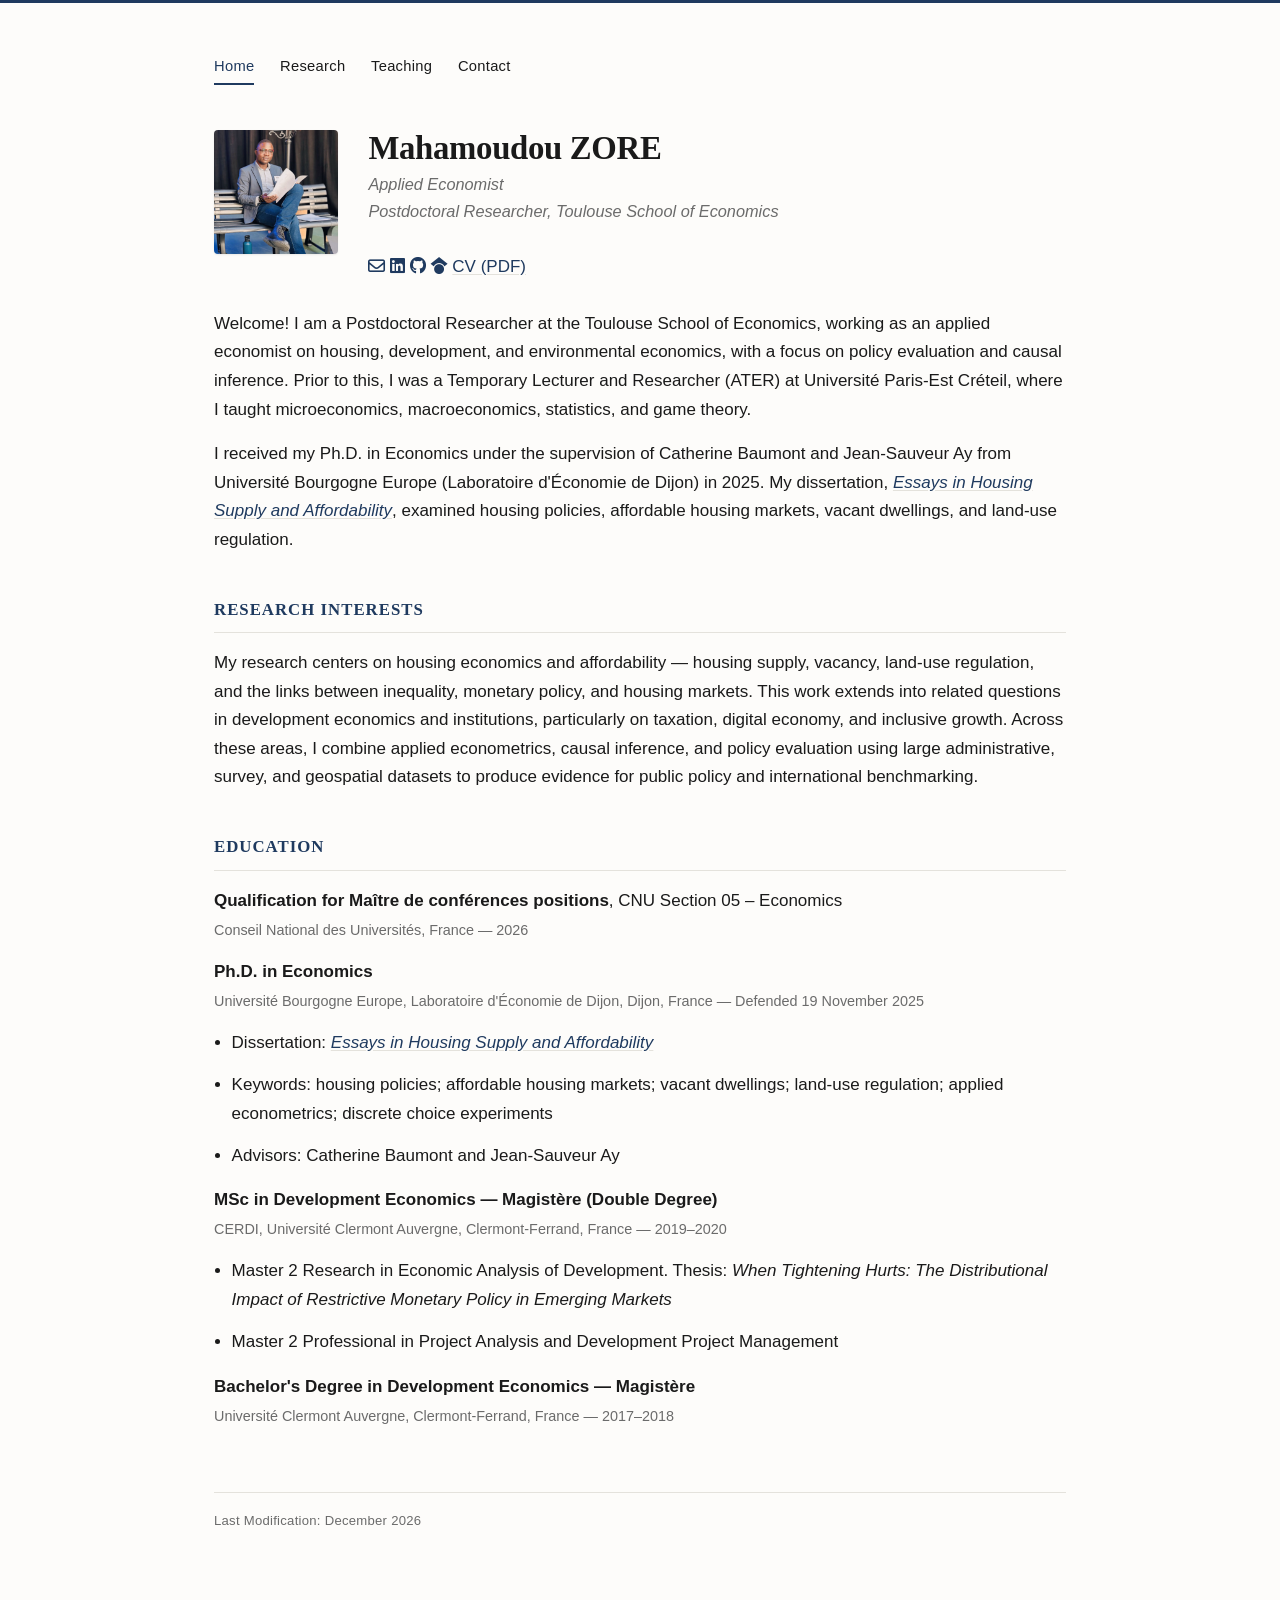
<file: index.html>
<!DOCTYPE html>
<html lang="en">
<head>
<meta charset="UTF-8">
<meta name="viewport" content="width=device-width, initial-scale=1.0">
<title>Mahamoudou ZORE</title>
<link rel="stylesheet" href="styles.css">
<link rel="stylesheet" href="https://cdnjs.cloudflare.com/ajax/libs/font-awesome/6.5.2/css/all.min.css">
<link rel="canonical" href="https://mahamoudou-zore.fr/">
</head>
<body>
<div class="wrap">

  <nav>
    <a href="index.html" class="active">Home</a>
    <a href="research.html">Research</a>
    <a href="teaching.html">Teaching</a>
    <a href="contact.html">Contact</a>
  </nav>

  <div class="profile-row">
    <img src="profile.jpg" alt="Photo of Mahamoudou Zore">
    <div>
      <h1>Mahamoudou ZORE</h1>
      <p class="role">
        Applied Economist<br>
        Postdoctoral Researcher, Toulouse School of Economics
      </p>
      <div class="social-links">
        <a href="mailto:zoremahamoudou@yahoo.fr" aria-label="Email" title="Email"><i class="fa-regular fa-envelope"></i></a>
        <a href="https://www.linkedin.com/in/mahamoudou-zor%C3%A9-ph-d-63a49911a" target="_blank" rel="noopener noreferrer" aria-label="LinkedIn" title="LinkedIn"><i class="fa-brands fa-linkedin"></i></a>
        <a href="https://github.com/Mahamoudou-ZORE" target="_blank" rel="noopener noreferrer" aria-label="GitHub" title="GitHub"><i class="fa-brands fa-github"></i></a>
        <a href="https://scholar.google.com/citations?user=697aOrsAAAAJ&hl=fr" target="_blank" rel="noopener noreferrer" aria-label="Google Scholar" title="Google Scholar"><i class="fa-brands fa-google-scholar"></i></a>
        <a href="CV_ZORE-Mahamoudou.pdf">CV (PDF)</a>
      </div>
    </div>
  </div>

  <p>Welcome! I am a Postdoctoral Researcher at the Toulouse School of Economics, working as an applied economist on housing, development, and environmental economics, with a focus on policy evaluation and causal inference. Prior to this, I was a Temporary Lecturer and Researcher (ATER) at Université Paris-Est Créteil, where I taught microeconomics, macroeconomics, statistics, and game theory.</p>

  <p>I received my Ph.D. in Economics under the supervision of Catherine Baumont and Jean-Sauveur Ay from Université Bourgogne Europe (Laboratoire d'Économie de Dijon) in 2025. My dissertation, <a href="https://theses.hal.science/tel-05458597"><em>Essays in Housing Supply and Affordability</em></a>, examined housing policies, affordable housing markets, vacant dwellings, and land-use regulation.</p>

  <h2>Research Interests</h2>
  <p>My research centers on housing economics and affordability — housing supply, vacancy, land-use regulation, and the links between inequality, monetary policy, and housing markets. This work extends into related questions in development economics and institutions, particularly on taxation, digital economy, and inclusive growth. Across these areas, I combine applied econometrics, causal inference, and policy evaluation using large administrative, survey, and geospatial datasets to produce evidence for public policy and international benchmarking.</p>

  <h2>Education</h2>
  <p>
    <span class="entry-title">Qualification for Maître de conférences positions</span>, CNU Section 05 – Economics<br>
    <span class="entry-meta">Conseil National des Universités, France — 2026</span>
  </p>
  <p>
    <span class="entry-title">Ph.D. in Economics</span><br>
    <span class="entry-meta">Université Bourgogne Europe, Laboratoire d'Économie de Dijon, Dijon, France — Defended 19 November 2025</span>
  </p>
  <ul>
    <li>Dissertation: <a href="https://theses.hal.science/tel-05458597"><em>Essays in Housing Supply and Affordability</em></a></li>
    <li>Keywords: housing policies; affordable housing markets; vacant dwellings; land-use regulation; applied econometrics; discrete choice experiments</li>
    <li>Advisors: Catherine Baumont and Jean-Sauveur Ay</li>
  </ul>
  <p>
    <span class="entry-title">MSc in Development Economics — Magistère (Double Degree)</span><br>
    <span class="entry-meta">CERDI, Université Clermont Auvergne, Clermont-Ferrand, France — 2019–2020</span>
  </p>
  <ul>
    <li>Master 2 Research in Economic Analysis of Development. Thesis: <em>When Tightening Hurts: The Distributional Impact of Restrictive Monetary Policy in Emerging Markets</em></li>
    <li>Master 2 Professional in Project Analysis and Development Project Management</li>
  </ul>
  <p>
    <span class="entry-title">Bachelor's Degree in Development Economics — Magistère</span><br>
    <span class="entry-meta">Université Clermont Auvergne, Clermont-Ferrand, France — 2017–2018</span>
  </p>

  <footer>Last Modification: <span id="last-mod"></span></footer>
  <script>
    document.getElementById('last-mod').textContent =
      new Date(document.lastModified).toLocaleDateString('en-US', { year: 'numeric', month: 'long' });
  </script>

</div>
</body>
</html>
</file>
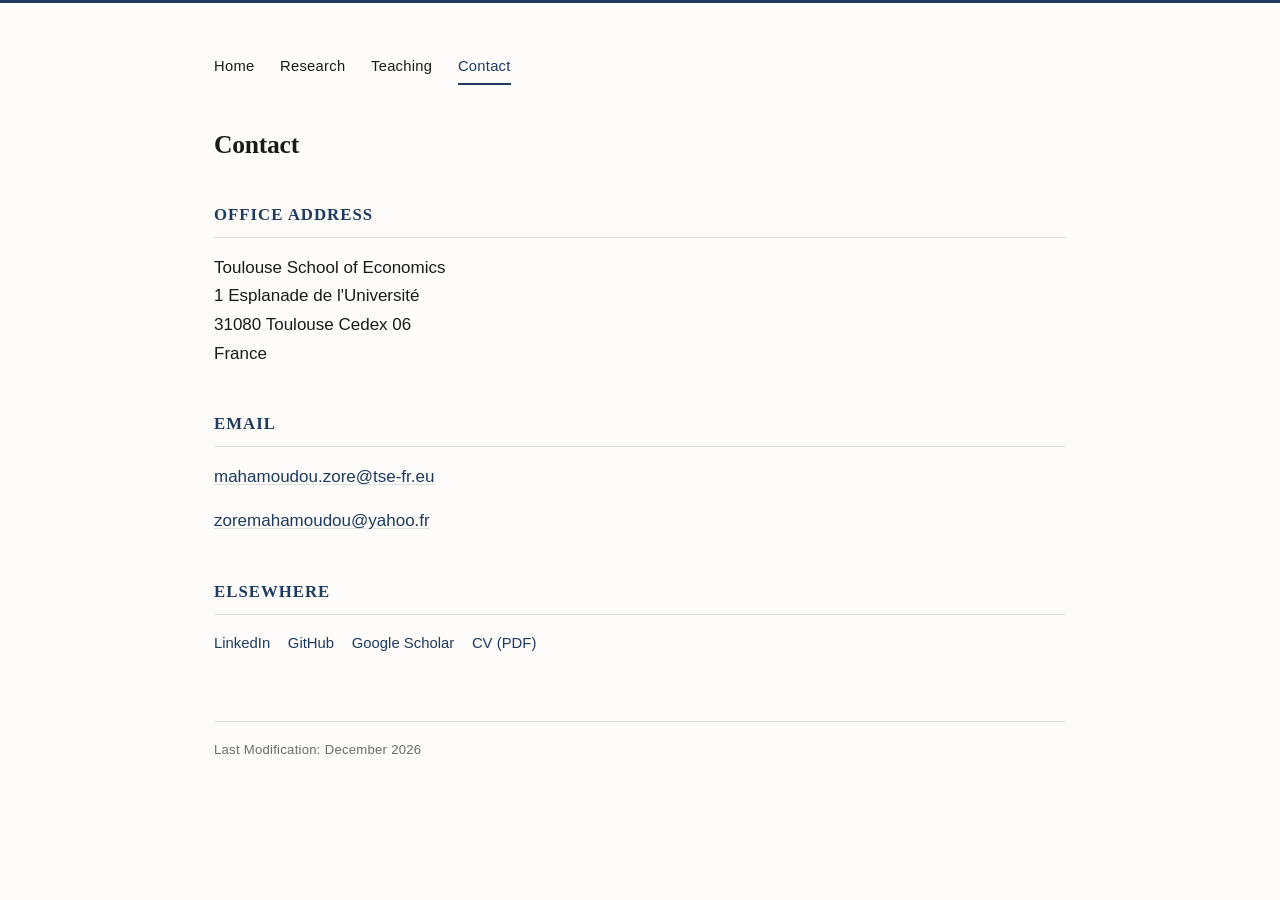
<file: contact.html>
<!DOCTYPE html>
<html lang="en">
<head>
<meta charset="UTF-8">
<meta name="description" content="Contact information for Mahamoudou Zoré — Postdoctoral Researcher, Toulouse School of Economics.">
<meta name="viewport" content="width=device-width, initial-scale=1.0">
<title>Contact — Mahamoudou ZORE</title>
<link rel="stylesheet" href="styles.css">
<link rel="canonical" href="https://mahamoudou-zore.fr/contact.html">
</head>
<body>
<div class="wrap">

 <nav>
  <a href="index.html">Home</a>
  <a href="research.html">Research</a>
  <a href="teaching.html">Teaching</a>
  <a href="contact.html" class="active">Contact</a>
</nav>

  <h1 style="font-size:1.6rem;">Contact</h1>

  <h2>Office Address</h2>
  <p>
    Toulouse School of Economics<br>
    1 Esplanade de l'Université<br>
    31080 Toulouse Cedex 06<br>
    France
  </p>

  <h2>Email</h2>
 <p><a href="mailto:mahamoudou.zore@tse-fr.eu">mahamoudou.zore@tse-fr.eu</a></p>
  <p><a href="mailto:zoremahamoudou@yahoo.fr">zoremahamoudou@yahoo.fr</a></p>

  <h2>Elsewhere</h2>
  <p class="links">
    <a href="https://www.linkedin.com/in/mahamoudou-zor%C3%A9-ph-d-63a49911a" target="_blank" rel="noopener noreferrer">LinkedIn</a>
    <a href="https://github.com/Mahamoudou-ZORE" target="_blank" rel="noopener noreferrer">GitHub</a>
    <a href="https://scholar.google.com/citations?user=697aOrsAAAAJ&hl=fr" target="_blank" rel="noopener noreferrer">Google Scholar</a>
    <a href="CV_ZORE-Mahamoudou.pdf">CV (PDF)</a>
  </p>

  <footer>Last Modification: <span id="last-mod"></span></footer>
  <script>
    document.getElementById('last-mod').textContent =
      new Date(document.lastModified).toLocaleDateString('en-US', { year: 'numeric', month: 'long' });
  </script>

</div>
</body>
</html>
</file>
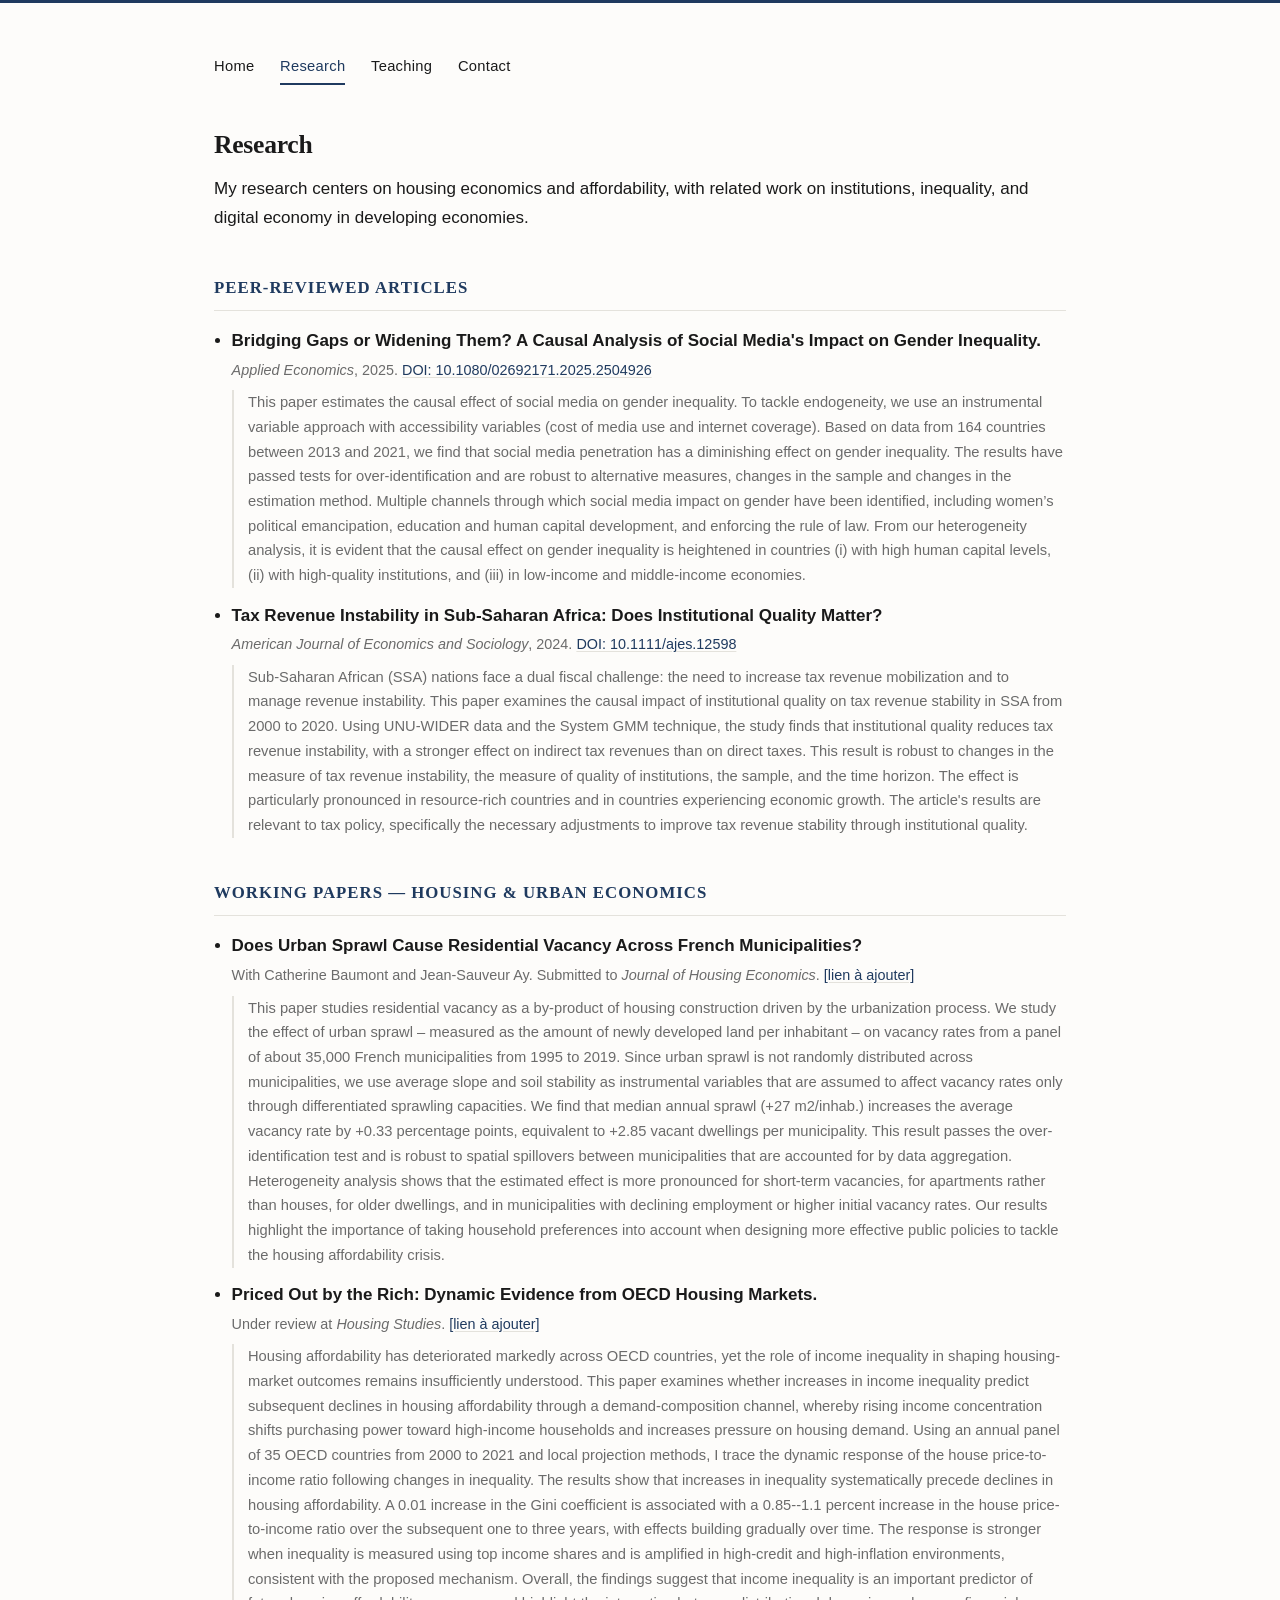
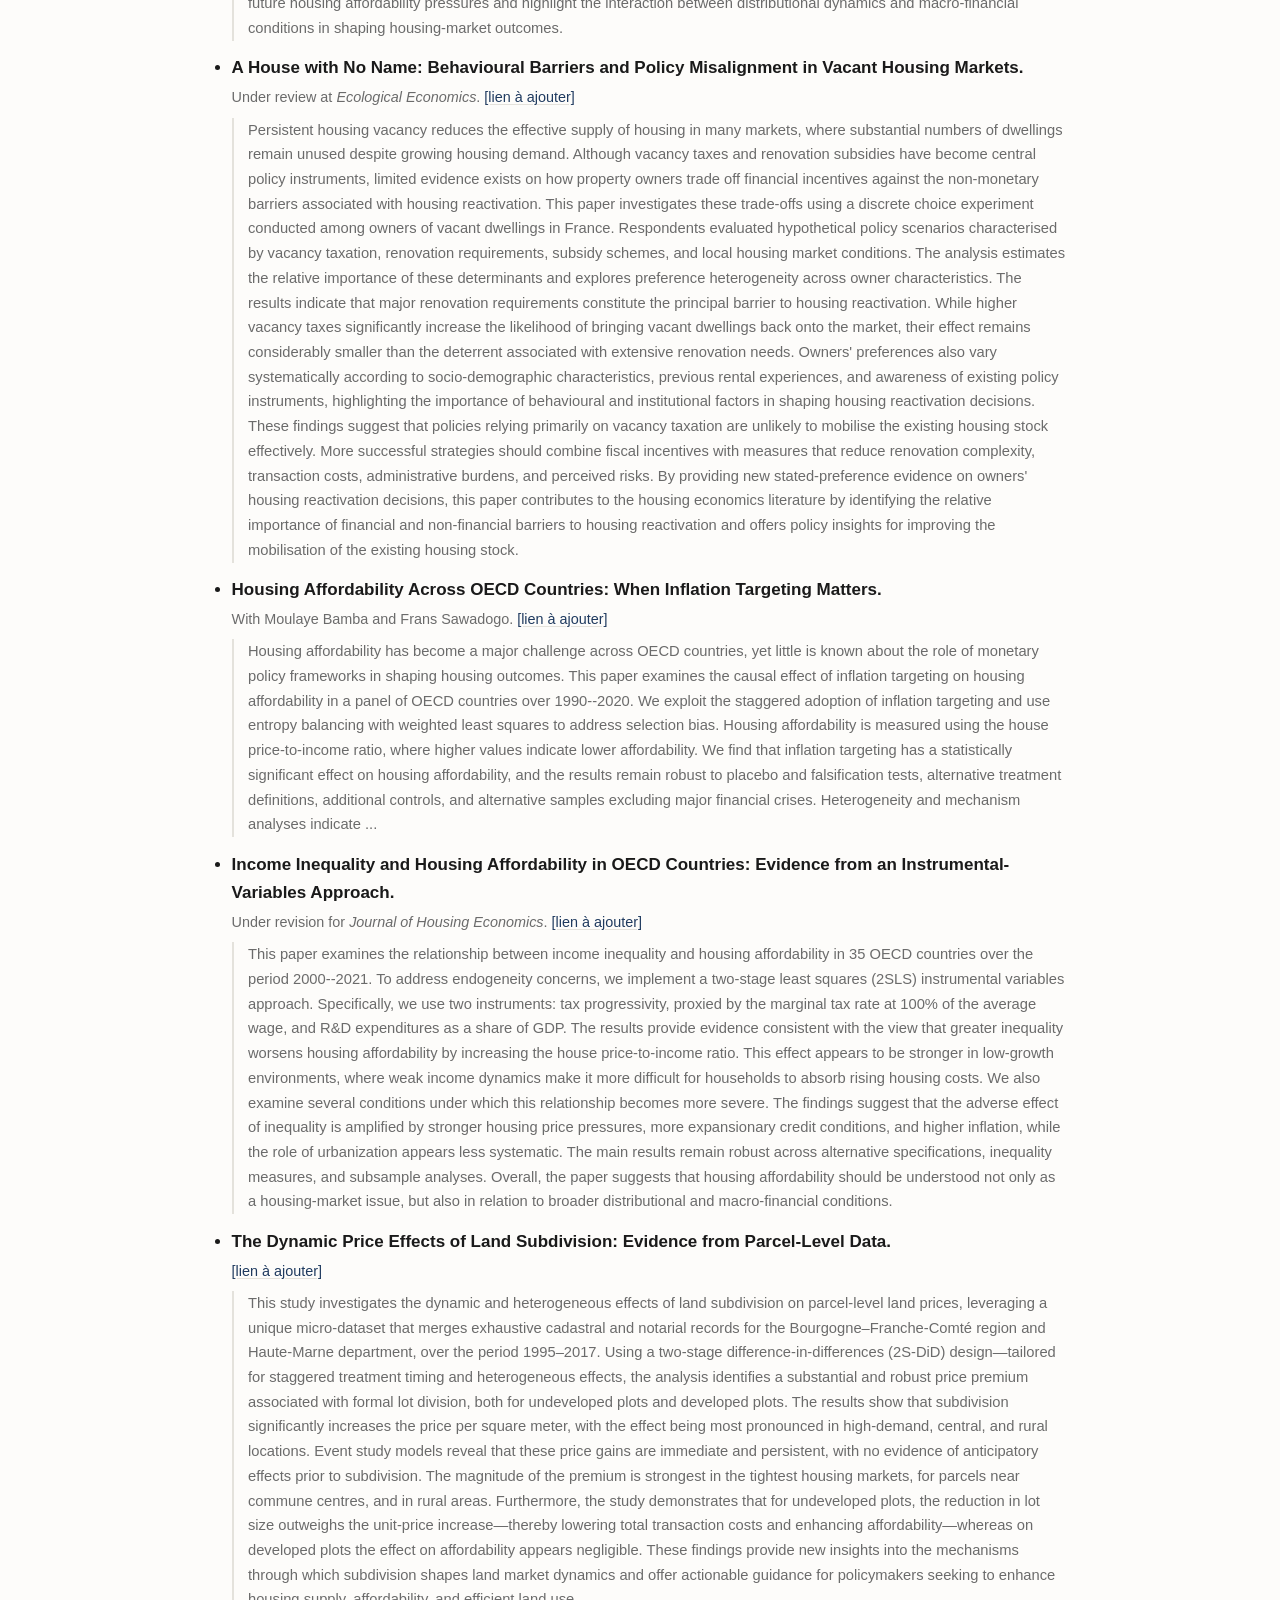
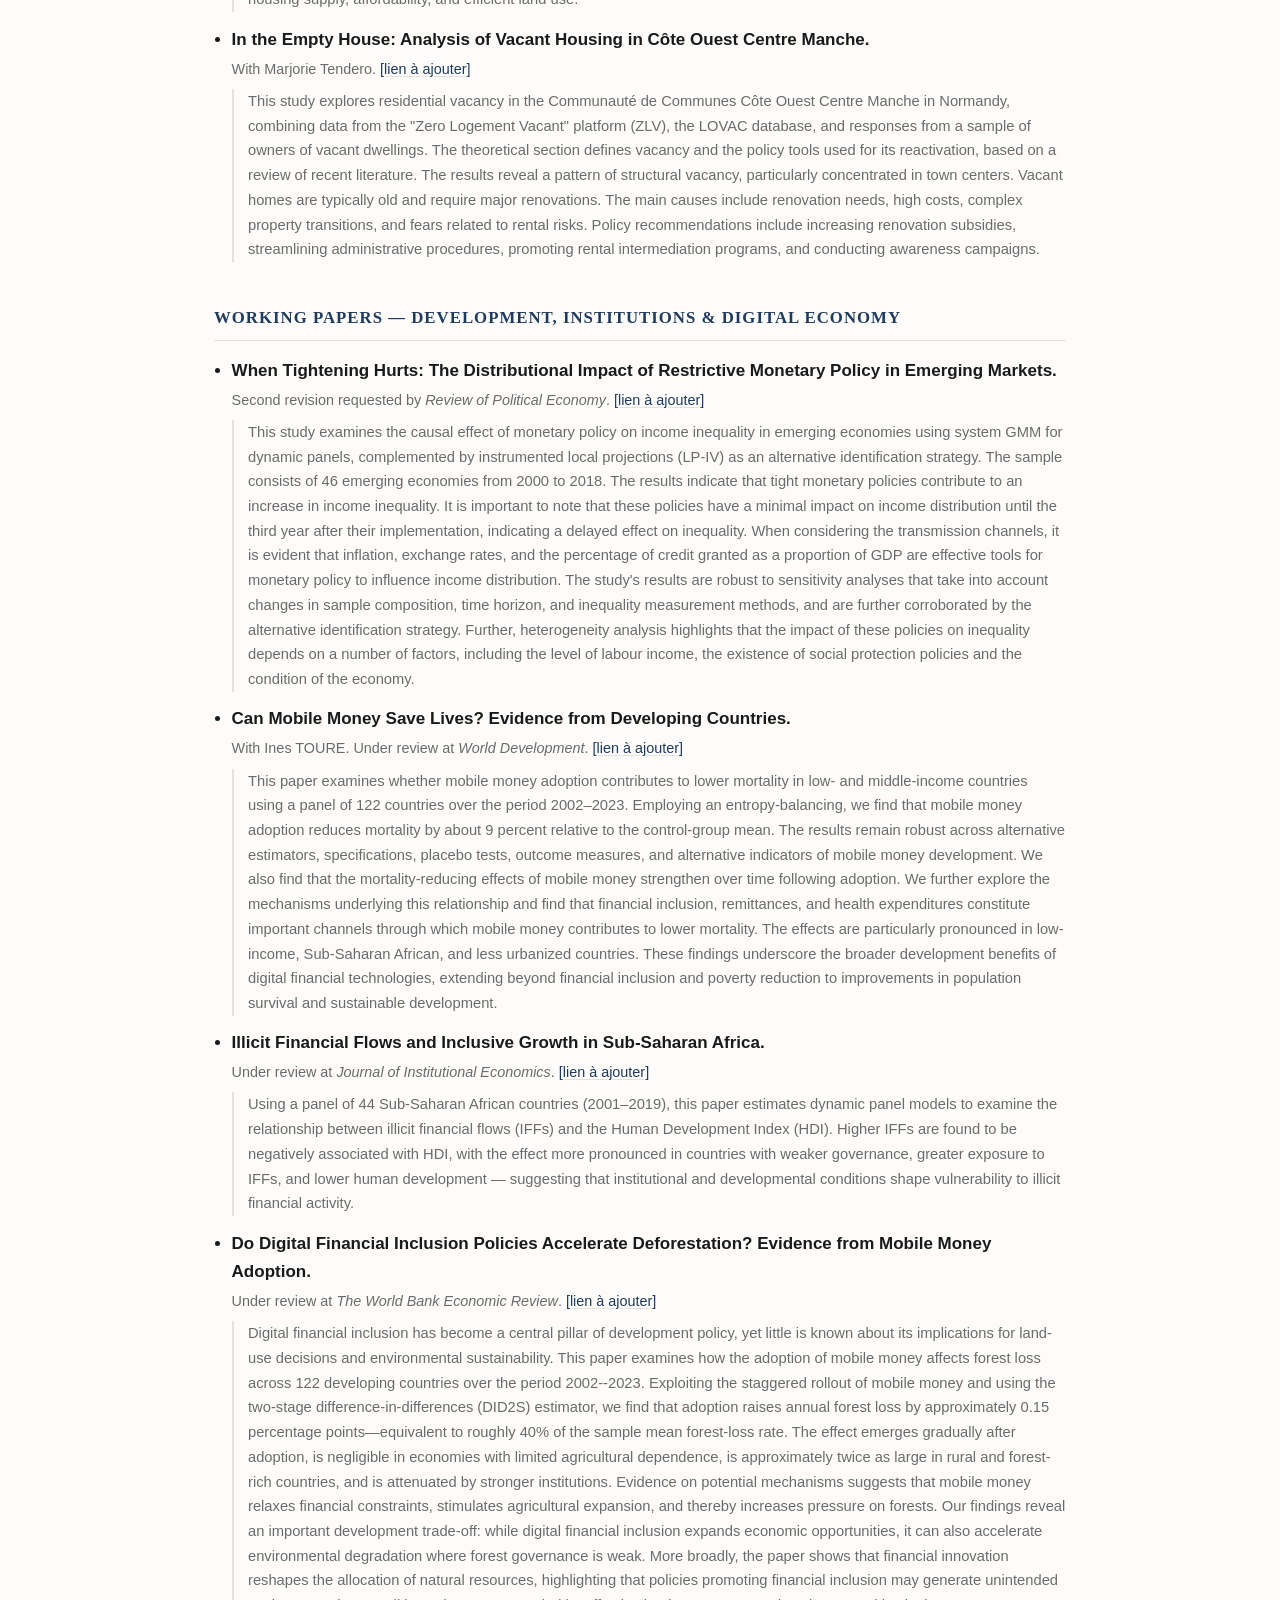
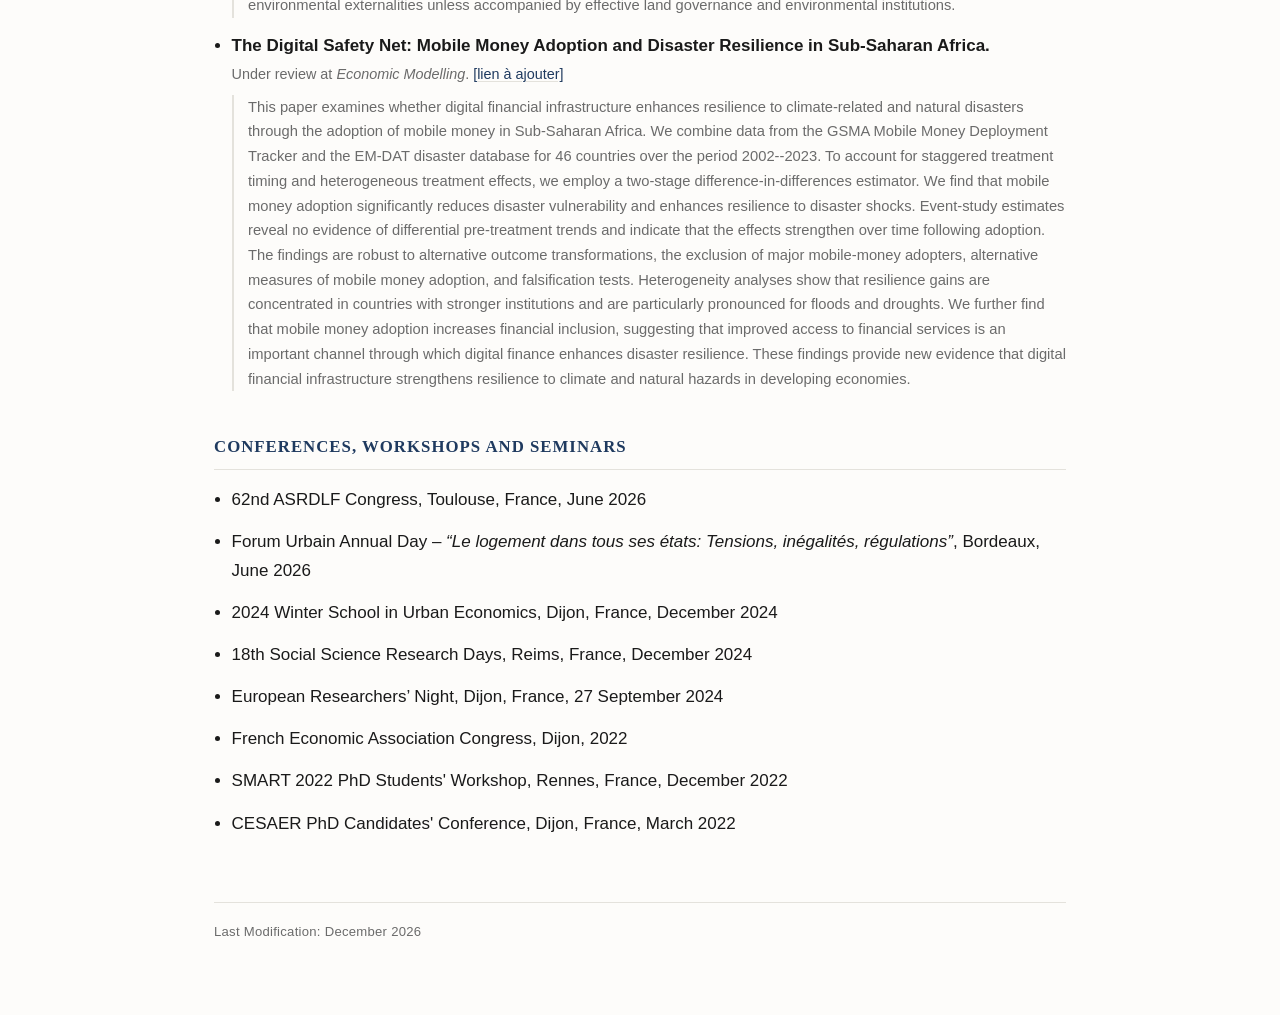
<file: research.html>
<!DOCTYPE html>
<html lang="en">
  <head>
  <meta charset="UTF-8">
  <meta name="description" content="Research and publications by Mahamoudou Zoré — housing economics, development economics, and applied econometrics.">
  <meta name="viewport" content="width=device-width, initial-scale=1.0">
  <title>Research — Mahamoudou ZORE</title>
  <link rel="stylesheet" href="styles.css">
  <link rel="canonical" href="https://mahamoudou-zore.fr/research.html">
</head>

<body>
<div class="wrap">

 <nav>
  <a href="index.html">Home</a>
  <a href="research.html" class="active">Research</a>
  <a href="teaching.html">Teaching</a>
  <a href="contact.html">Contact</a>
</nav>

  <h1 style="font-size:1.6rem;">Research</h1>

  <p>
    My research centers on housing economics and affordability, with related work on
    institutions, inequality, and digital economy in developing economies.
  </p>


  <!-- =========================================================
       PEER-REVIEWED ARTICLES
       ========================================================= -->

  <h2>Peer-reviewed articles</h2>

  <ul>

    <li>
      <span class="entry-title">
        Bridging Gaps or Widening Them? A Causal Analysis of Social Media's Impact on Gender Inequality.
      </span><br>

      <span class="entry-meta">
        <em>Applied Economics</em>, 2025.
        <a href="https://doi.org/10.1080/02692171.2025.2504926">
          DOI: 10.1080/02692171.2025.2504926
        </a>
      </span>

      <p class="abstract">
        This paper estimates the causal effect of social media on gender inequality. To tackle endogeneity,
        we use an instrumental variable approach with accessibility variables (cost of media use and internet
        coverage). Based on data from 164 countries between 2013 and 2021, we find that social media
        penetration has a diminishing effect on gender inequality. The results have passed tests for
        over-identification and are robust to alternative measures, changes in the sample and changes in the
        estimation method. Multiple channels through which social media impact on gender have been identified,
        including women’s political emancipation, education and human capital development, and enforcing the
        rule of law. From our heterogeneity analysis, it is evident that the causal effect on gender inequality
        is heightened in countries (i) with high human capital levels, (ii) with high-quality institutions,
        and (iii) in low-income and middle-income economies.
      </p>
    </li>


    <li>
      <span class="entry-title">
        Tax Revenue Instability in Sub-Saharan Africa: Does Institutional Quality Matter?
      </span><br>

      <span class="entry-meta">
        <em>American Journal of Economics and Sociology</em>, 2024.
        <a href="https://doi.org/10.1111/ajes.12598">
          DOI: 10.1111/ajes.12598
        </a>
      </span>

      <p class="abstract">
        Sub-Saharan African (SSA) nations face a dual fiscal challenge: the need to increase tax revenue
        mobilization and to manage revenue instability. This paper examines the causal impact of institutional
        quality on tax revenue stability in SSA from 2000 to 2020. Using UNU-WIDER data and the System GMM
        technique, the study finds that institutional quality reduces tax revenue instability, with a stronger
        effect on indirect tax revenues than on direct taxes. This result is robust to changes in the measure
        of tax revenue instability, the measure of quality of institutions, the sample, and the time horizon.
        The effect is particularly pronounced in resource-rich countries and in countries experiencing economic
        growth. The article's results are relevant to tax policy, specifically the necessary adjustments to
        improve tax revenue stability through institutional quality.
      </p>
    </li>

  </ul>


  <!-- =========================================================
       WORKING PAPERS — HOUSING & URBAN ECONOMICS
       ========================================================= -->

  <h2>Working papers — Housing &amp; Urban Economics</h2>

  <ul>
<li>
      <span class="entry-title">
        Does Urban Sprawl Cause Residential Vacancy Across French Municipalities?
      </span>

      <span class="entry-meta">
        With Catherine Baumont and Jean-Sauveur Ay.
        Submitted to <em>Journal of Housing Economics</em>.
        <a href="#">[lien à ajouter]</a>
      </span>

      <p class="abstract">
        This paper studies residential vacancy as a by-product of housing construction driven by the
        urbanization process. We study the effect of urban sprawl – measured as the amount of newly developed
        land per inhabitant – on vacancy rates from a panel of about 35,000 French municipalities from 1995
        to 2019. Since urban sprawl is not randomly distributed across municipalities, we use average slope
        and soil stability as instrumental variables that are assumed to affect vacancy rates only through
        differentiated sprawling capacities. We find that median annual sprawl (+27 m2/inhab.) increases the
        average vacancy rate by +0.33 percentage points, equivalent to +2.85 vacant dwellings per municipality.
        This result passes the over-identification test and is robust to spatial spillovers between
        municipalities that are accounted for by data aggregation. Heterogeneity analysis shows that the
        estimated effect is more pronounced for short-term vacancies, for apartments rather than houses,
        for older dwellings, and in municipalities with declining employment or higher initial vacancy rates.
        Our results highlight the importance of taking household preferences into account when designing more
        effective public policies to tackle the housing affordability crisis.
      </p>
    </li>
    <li>
      <span class="entry-title">
        Priced Out by the Rich: Dynamic Evidence from OECD Housing Markets.
      </span>

      <span class="entry-meta">
        Under review at <em>Housing Studies</em>.
        <a href="#">[lien à ajouter]</a>
      </span>

      <p class="abstract">
        Housing affordability has deteriorated markedly across OECD countries, yet the role of income
        inequality in shaping housing-market outcomes remains insufficiently understood. This paper examines
        whether increases in income inequality predict subsequent declines in housing affordability through
        a demand-composition channel, whereby rising income concentration shifts purchasing power toward
        high-income households and increases pressure on housing demand. Using an annual panel of 35 OECD
        countries from 2000 to 2021 and local projection methods, I trace the dynamic response of the house
        price-to-income ratio following changes in inequality.

        The results show that increases in inequality systematically precede declines in housing affordability.
        A 0.01 increase in the Gini coefficient is associated with a 0.85--1.1 percent increase in the house
        price-to-income ratio over the subsequent one to three years, with effects building gradually over time.
        The response is stronger when inequality is measured using top income shares and is amplified in
        high-credit and high-inflation environments, consistent with the proposed mechanism.

        Overall, the findings suggest that income inequality is an important predictor of future housing
        affordability pressures and highlight the interaction between distributional dynamics and
        macro-financial conditions in shaping housing-market outcomes.
      </p>
    </li>

    <li>
      <span class="entry-title">
        A House with No Name: Behavioural Barriers and Policy Misalignment in Vacant Housing Markets.
      </span>

      <span class="entry-meta">
        Under review at <em>Ecological Economics</em>.
        <a href="#">[lien à ajouter]</a>
      </span>

      <p class="abstract">
        Persistent housing vacancy reduces the effective supply of housing in many markets, where substantial
        numbers of dwellings remain unused despite growing housing demand. Although vacancy taxes and renovation
        subsidies have become central policy instruments, limited evidence exists on how property owners trade
        off financial incentives against the non-monetary barriers associated with housing reactivation.

        This paper investigates these trade-offs using a discrete choice experiment conducted among owners of
        vacant dwellings in France. Respondents evaluated hypothetical policy scenarios characterised by vacancy
        taxation, renovation requirements, subsidy schemes, and local housing market conditions. The analysis
        estimates the relative importance of these determinants and explores preference heterogeneity across
        owner characteristics.

        The results indicate that major renovation requirements constitute the principal barrier to housing
        reactivation. While higher vacancy taxes significantly increase the likelihood of bringing vacant
        dwellings back onto the market, their effect remains considerably smaller than the deterrent associated
        with extensive renovation needs. Owners' preferences also vary systematically according to
        socio-demographic characteristics, previous rental experiences, and awareness of existing policy
        instruments, highlighting the importance of behavioural and institutional factors in shaping housing
        reactivation decisions.

        These findings suggest that policies relying primarily on vacancy taxation are unlikely to mobilise the
        existing housing stock effectively. More successful strategies should combine fiscal incentives with
        measures that reduce renovation complexity, transaction costs, administrative burdens, and perceived
        risks. By providing new stated-preference evidence on owners' housing reactivation decisions, this paper
        contributes to the housing economics literature by identifying the relative importance of financial and
        non-financial barriers to housing reactivation and offers policy insights for improving the mobilisation
        of the existing housing stock.
      </p>
    </li>


    <li>
      <span class="entry-title">
        Housing Affordability Across OECD Countries: When Inflation Targeting Matters.
      </span>

      <span class="entry-meta">
        With Moulaye Bamba and Frans Sawadogo.
        <a href="#">[lien à ajouter]</a>
      </span>

      <p class="abstract">
        Housing affordability has become a major challenge across OECD countries, yet little is known about
        the role of monetary policy frameworks in shaping housing outcomes. This paper examines the causal
        effect of inflation targeting on housing affordability in a panel of OECD countries over 1990--2020.
        We exploit the staggered adoption of inflation targeting and use entropy balancing with weighted least
        squares to address selection bias. Housing affordability is measured using the house price-to-income
        ratio, where higher values indicate lower affordability. We find that inflation targeting has a
        statistically significant effect on housing affordability, and the results remain robust to placebo
        and falsification tests, alternative treatment definitions, additional controls, and alternative
        samples excluding major financial crises. Heterogeneity and mechanism analyses indicate ...
      </p>
    </li>
 <li>
      <span class="entry-title">
        Income Inequality and Housing Affordability in OECD Countries: Evidence from an Instrumental-Variables Approach.
      </span>

      <span class="entry-meta">
        Under revision for <em>Journal of Housing Economics</em>.
        <a href="#">[lien à ajouter]</a>
      </span>

      <p class="abstract">
        This paper examines the relationship between income inequality and housing affordability in 35 OECD
        countries over the period 2000--2021. To address endogeneity concerns, we implement a two-stage least
        squares (2SLS) instrumental variables approach. Specifically, we use two instruments: tax progressivity,
        proxied by the marginal tax rate at 100% of the average wage, and R&amp;D expenditures as a share of GDP.
        The results provide evidence consistent with the view that greater inequality worsens housing
        affordability by increasing the house price-to-income ratio. This effect appears to be stronger in
        low-growth environments, where weak income dynamics make it more difficult for households to absorb
        rising housing costs. We also examine several conditions under which this relationship becomes more
        severe. The findings suggest that the adverse effect of inequality is amplified by stronger housing
        price pressures, more expansionary credit conditions, and higher inflation, while the role of
        urbanization appears less systematic. The main results remain robust across alternative specifications,
        inequality measures, and subsample analyses. Overall, the paper suggests that housing affordability
        should be understood not only as a housing-market issue, but also in relation to broader distributional
        and macro-financial conditions.
      </p>
    </li>

    <li>
      <span class="entry-title">
        The Dynamic Price Effects of Land Subdivision: Evidence from Parcel-Level Data.
      </span>

      <span class="entry-meta">
        <a href="#">[lien à ajouter]</a>
      </span>

      <p class="abstract">
        This study investigates the dynamic and heterogeneous effects of land subdivision on parcel-level land
        prices, leveraging a unique micro-dataset that merges exhaustive cadastral and notarial records for the
        Bourgogne–Franche-Comté region and Haute-Marne department, over the period 1995–2017. Using a two-stage
        difference-in-differences (2S-DiD) design—tailored for staggered treatment timing and heterogeneous
        effects, the analysis identifies a substantial and robust price premium associated with formal lot
        division, both for undeveloped plots and developed plots. The results show that subdivision significantly
        increases the price per square meter, with the effect being most pronounced in high-demand, central,
        and rural locations. Event study models reveal that these price gains are immediate and persistent,
        with no evidence of anticipatory effects prior to subdivision. The magnitude of the premium is strongest
        in the tightest housing markets, for parcels near commune centres, and in rural areas. Furthermore, the
        study demonstrates that for undeveloped plots, the reduction in lot size outweighs the unit-price
        increase—thereby lowering total transaction costs and enhancing affordability—whereas on developed
        plots the effect on affordability appears negligible. These findings provide new insights into the
        mechanisms through which subdivision shapes land market dynamics and offer actionable guidance for
        policymakers seeking to enhance housing supply, affordability, and efficient land use.
      </p>
    </li>


    <li>
      <span class="entry-title">
        In the Empty House: Analysis of Vacant Housing in Côte Ouest Centre Manche.
      </span>

      <span class="entry-meta">
        With Marjorie Tendero.
        <a href="#">[lien à ajouter]</a>
      </span>

      <p class="abstract">
        This study explores residential vacancy in the Communauté de Communes Côte Ouest Centre Manche in
        Normandy, combining data from the "Zero Logement Vacant" platform (ZLV), the LOVAC database, and
        responses from a sample of owners of vacant dwellings. The theoretical section defines vacancy and
        the policy tools used for its reactivation, based on a review of recent literature. The results reveal
        a pattern of structural vacancy, particularly concentrated in town centers. Vacant homes are typically
        old and require major renovations. The main causes include renovation needs, high costs, complex
        property transitions, and fears related to rental risks. Policy recommendations include increasing
        renovation subsidies, streamlining administrative procedures, promoting rental intermediation programs,
        and conducting awareness campaigns.
      </p>
    </li>

  </ul>


  <!-- =========================================================
       WORKING PAPERS — DEVELOPMENT, INSTITUTIONS & DIGITAL ECONOMY
       ========================================================= -->

  <h2>Working papers — Development, Institutions &amp; Digital economy</h2>

  <ul>

    <li>
      <span class="entry-title">
        When Tightening Hurts: The Distributional Impact of Restrictive Monetary Policy in Emerging Markets.
      </span>

      <span class="entry-meta">
        Second revision requested by <em>Review of Political Economy</em>.
        <a href="#">[lien à ajouter]</a>
      </span>

      <p class="abstract">
        This study examines the causal effect of monetary policy on income inequality in emerging economies
        using system GMM for dynamic panels, complemented by instrumented local projections (LP-IV) as an
        alternative identification strategy. The sample consists of 46 emerging economies from 2000 to 2018.
        The results indicate that tight monetary policies contribute to an increase in income inequality.
        It is important to note that these policies have a minimal impact on income distribution until the
        third year after their implementation, indicating a delayed effect on inequality. When considering
        the transmission channels, it is evident that inflation, exchange rates, and the percentage of credit
        granted as a proportion of GDP are effective tools for monetary policy to influence income distribution.
        The study's results are robust to sensitivity analyses that take into account changes in sample
        composition, time horizon, and inequality measurement methods, and are further corroborated by the
        alternative identification strategy. Further, heterogeneity analysis highlights that the impact of
        these policies on inequality depends on a number of factors, including the level of labour income,
        the existence of social protection policies and the condition of the economy.
      </p>
    </li>


    <li>
      <span class="entry-title">
        Can Mobile Money Save Lives? Evidence from Developing Countries.
      </span>

      <span class="entry-meta">
        With Ines TOURE. Under review at <em>World Development</em>.
        <a href="#">[lien à ajouter]</a>
      </span>

      <p class="abstract">
        This paper examines whether mobile money adoption contributes to lower mortality in low- and
        middle-income countries using a panel of 122 countries over the period 2002–2023. Employing an
        entropy-balancing, we find that mobile money adoption reduces mortality by about 9 percent relative
        to the control-group mean. The results remain robust across alternative estimators, specifications,
        placebo tests, outcome measures, and alternative indicators of mobile money development. We also find
        that the mortality-reducing effects of mobile money strengthen over time following adoption. We further
        explore the mechanisms underlying this relationship and find that financial inclusion, remittances,
        and health expenditures constitute important channels through which mobile money contributes to lower
        mortality. The effects are particularly pronounced in low-income, Sub-Saharan African, and less
        urbanized countries. These findings underscore the broader development benefits of digital financial
        technologies, extending beyond financial inclusion and poverty reduction to improvements in population
        survival and sustainable development.
      </p>
    </li>


    <li>
      <span class="entry-title">
        Illicit Financial Flows and Inclusive Growth in Sub-Saharan Africa.
      </span>

      <span class="entry-meta">
        Under review at <em>Journal of Institutional Economics</em>.
        <a href="#">[lien à ajouter]</a>
      </span>

      <p class="abstract">
        Using a panel of 44 Sub-Saharan African countries (2001–2019), this paper estimates dynamic panel
        models to examine the relationship between illicit financial flows (IFFs) and the Human Development
        Index (HDI). Higher IFFs are found to be negatively associated with HDI, with the effect more pronounced
        in countries with weaker governance, greater exposure to IFFs, and lower human development — suggesting
        that institutional and developmental conditions shape vulnerability to illicit financial activity.
      </p>
    </li>


    <li>
      <span class="entry-title">
        Do Digital Financial Inclusion Policies Accelerate Deforestation? Evidence from Mobile Money Adoption.
      </span>

      <span class="entry-meta">
        Under review at <em>The World Bank Economic Review</em>.
        <a href="#">[lien à ajouter]</a>
      </span>

      <p class="abstract">
        Digital financial inclusion has become a central pillar of development policy, yet little is known
        about its implications for land-use decisions and environmental sustainability. This paper examines
        how the adoption of mobile money affects forest loss across 122 developing countries over the period
        2002--2023. Exploiting the staggered rollout of mobile money and using the two-stage
        difference-in-differences (DID2S) estimator, we find that adoption raises annual forest loss by
        approximately 0.15 percentage points—equivalent to roughly 40% of the sample mean forest-loss rate.
        The effect emerges gradually after adoption, is negligible in economies with limited agricultural
        dependence, is approximately twice as large in rural and forest-rich countries, and is attenuated by
        stronger institutions. Evidence on potential mechanisms suggests that mobile money relaxes financial
        constraints, stimulates agricultural expansion, and thereby increases pressure on forests. Our
        findings reveal an important development trade-off: while digital financial inclusion expands economic
        opportunities, it can also accelerate environmental degradation where forest governance is weak.
        More broadly, the paper shows that financial innovation reshapes the allocation of natural resources,
        highlighting that policies promoting financial inclusion may generate unintended environmental
        externalities unless accompanied by effective land governance and environmental institutions.
      </p>
    </li>


    <li>
      <span class="entry-title">
        The Digital Safety Net: Mobile Money Adoption and Disaster Resilience in Sub-Saharan Africa.
      </span>

      <span class="entry-meta">
        Under review at <em>Economic Modelling</em>.
        <a href="#">[lien à ajouter]</a>
      </span>

      <p class="abstract">
        This paper examines whether digital financial infrastructure enhances resilience to climate-related
        and natural disasters through the adoption of mobile money in Sub-Saharan Africa. We combine data from
        the GSMA Mobile Money Deployment Tracker and the EM-DAT disaster database for 46 countries over the
        period 2002--2023. To account for staggered treatment timing and heterogeneous treatment effects, we
        employ a two-stage difference-in-differences estimator. We find that mobile money adoption significantly
        reduces disaster vulnerability and enhances resilience to disaster shocks. Event-study estimates reveal
        no evidence of differential pre-treatment trends and indicate that the effects strengthen over time
        following adoption. The findings are robust to alternative outcome transformations, the exclusion of
        major mobile-money adopters, alternative measures of mobile money adoption, and falsification tests.
        Heterogeneity analyses show that resilience gains are concentrated in countries with stronger
        institutions and are particularly pronounced for floods and droughts. We further find that mobile money
        adoption increases financial inclusion, suggesting that improved access to financial services is an
        important channel through which digital finance enhances disaster resilience. These findings provide
        new evidence that digital financial infrastructure strengthens resilience to climate and natural hazards
        in developing economies.
      </p>
    </li>

  </ul>


  <!-- =========================================================
       CONFERENCES
       ========================================================= -->

  <h2>Conferences, Workshops and Seminars</h2>

  <ul>
    <li>62nd ASRDLF Congress, Toulouse, France, June 2026</li>

    <li>
      Forum Urbain Annual Day –
      <em>“Le logement dans tous ses états: Tensions, inégalités, régulations”</em>,
      Bordeaux, June 2026
    </li>

    <li>2024 Winter School in Urban Economics, Dijon, France, December 2024</li>

    <li>18th Social Science Research Days, Reims, France, December 2024</li>

    <li>European Researchers’ Night, Dijon, France, 27 September 2024</li>

    <li>French Economic Association Congress, Dijon, 2022</li>

    <li>SMART 2022 PhD Students' Workshop, Rennes, France, December 2022</li>

    <li>CESAER PhD Candidates' Conference, Dijon, France, March 2022</li>
  </ul>


  <footer>
    Last Modification: <span id="last-mod"></span>
  </footer>

  <script>
    document.getElementById('last-mod').textContent =
      new Date(document.lastModified).toLocaleDateString(
        'en-US',
        { year: 'numeric', month: 'long' }
      );
  </script>

</div>
</body>
</html>
</file>
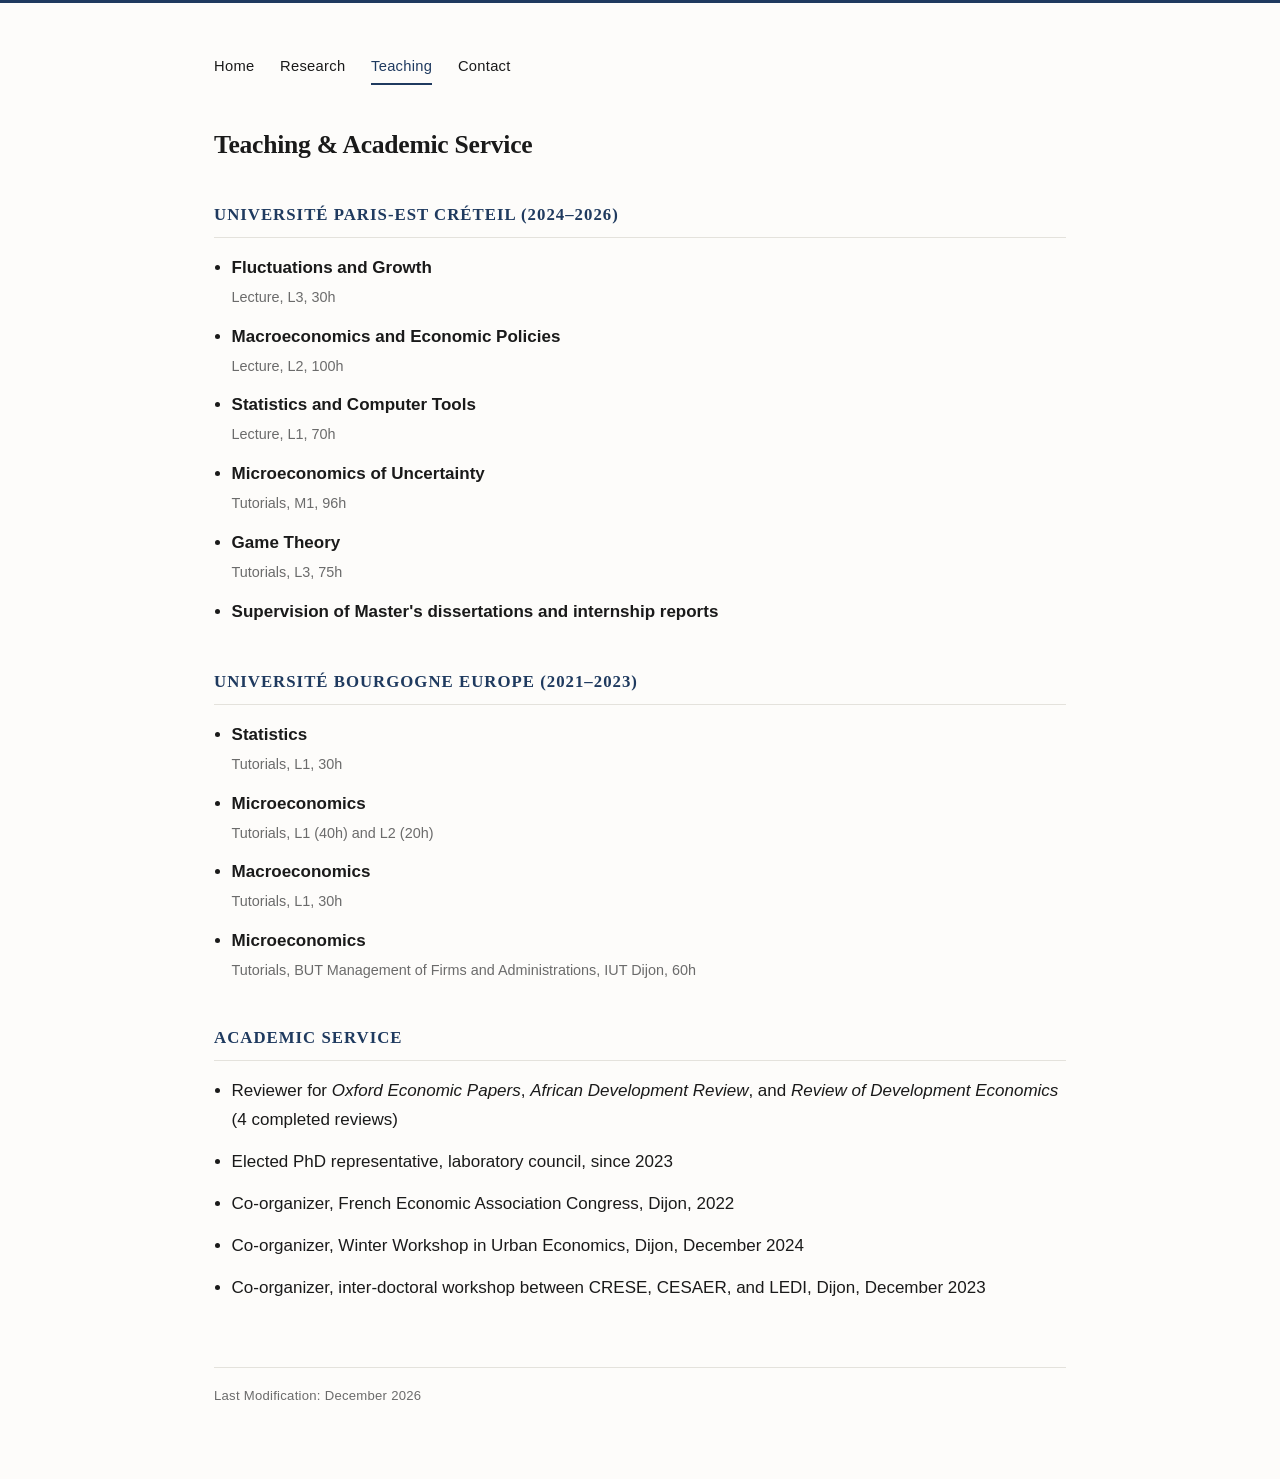
<file: teaching.html>
<!DOCTYPE html>
<html lang="en">
<head>
<meta charset="UTF-8">
<meta name="description" content="Teaching activities of Mahamoudou Zoré — macroeconomics, statistics, microeconomics, and game theory at Université Paris-Est Créteil and Université Bourgogne Europe.">
<meta name="viewport" content="width=device-width, initial-scale=1.0">
<title>Teaching — Mahamoudou ZORE</title>
<link rel="stylesheet" href="styles.css">
<link rel="canonical" href="https://mahamoudou-zore.fr/teaching.html">
</head>
<body>
<div class="wrap">

 <nav>
  <a href="index.html">Home</a>
  <a href="research.html">Research</a>
  <a href="teaching.html" class="active">Teaching</a>
  <a href="contact.html">Contact</a>
</nav>

  <h1 style="font-size:1.6rem;">Teaching &amp; Academic Service</h1>

  <h2>Université Paris-Est Créteil (2024–2026)</h2>
  <ul>
    <li><span class="entry-title">Fluctuations and Growth</span> <span class="entry-meta">Lecture, L3, 30h</span></li>
    <li><span class="entry-title">Macroeconomics and Economic Policies</span> <span class="entry-meta">Lecture, L2, 100h</span></li>
    <li><span class="entry-title">Statistics and Computer Tools</span> <span class="entry-meta">Lecture, L1, 70h</span></li>
    <li><span class="entry-title">Microeconomics of Uncertainty</span> <span class="entry-meta">Tutorials, M1, 96h</span></li>
    <li><span class="entry-title">Game Theory</span> <span class="entry-meta">Tutorials, L3, 75h</span></li>
    <li><span class="entry-title">Supervision of Master's dissertations and internship reports</span></li>
  </ul>

  <h2>Université Bourgogne Europe (2021–2023)</h2>
  <ul>
    <li><span class="entry-title">Statistics</span> <span class="entry-meta">Tutorials, L1, 30h</span></li>
    <li><span class="entry-title">Microeconomics</span> <span class="entry-meta">Tutorials, L1 (40h) and L2 (20h)</span></li>
    <li><span class="entry-title">Macroeconomics</span> <span class="entry-meta">Tutorials, L1, 30h</span></li>
    <li><span class="entry-title">Microeconomics</span> <span class="entry-meta">Tutorials, BUT Management of Firms and Administrations, IUT Dijon, 60h</span></li>
  </ul>
<h2>Academic Service</h2>
<ul>
  <li>Reviewer for <em>Oxford Economic Papers</em>, <em>African Development Review</em>, and <em>Review of Development Economics</em> (4 completed reviews)</li>
  <li>Elected PhD representative, laboratory council, since 2023</li>
  <li>Co-organizer, French Economic Association Congress, Dijon, 2022</li>
  <li>Co-organizer, Winter Workshop in Urban Economics, Dijon, December 2024</li>
  <li>Co-organizer, inter-doctoral workshop between CRESE, CESAER, and LEDI, Dijon, December 2023</li>
</ul>
<footer>Last Modification: <span id="last-mod"></span></footer>
<script>
  document.getElementById('last-mod').textContent =
    new Date(document.lastModified).toLocaleDateString('en-US', { year: 'numeric', month: 'long' });
</script>

</div>
</body>
</html>
</file>
<file: styles.css>
:root {
  --ink: #1a1a1a;
  --muted: #6b6b6b;
  --accent: #1f3a5f;
  --accent-soft: #4a6a8f;
  --rule: #e4e2dc;
  --bg: #fdfcfa;
  --max: 900px;
}

* {
  box-sizing: border-box;
}

html {
  -webkit-text-size-adjust: 100%;
  scroll-behavior: smooth;
}

body {
  margin: 0;
  background: var(--bg);
  color: var(--ink);
  font-family: "Source Sans Pro", -apple-system, BlinkMacSystemFont,
               "Segoe UI", Helvetica, Arial, sans-serif;
  font-size: 17px;
  line-height: 1.68;
  border-top: 3px solid var(--accent);
}

.wrap {
  width: 100%;
  max-width: var(--max);
  margin: 0 auto;
  padding: 3.2rem 1.5rem 4.5rem;
}

h1,
h2 {
  font-family: "Iowan Old Style", "Palatino Linotype",
               Palatino, Georgia, serif;
  font-weight: 600;
  letter-spacing: -0.01em;
  color: var(--ink);
}

h1 {
  font-size: 2.05rem;
  margin: 0 0 0.2rem;
  line-height: 1.15;
}

h2 {
  font-size: 1.05rem;
  text-transform: uppercase;
  letter-spacing: 0.06em;
  margin: 2.6rem 0 1rem;
  color: var(--accent);
  border-bottom: 1px solid var(--rule);
  padding-bottom: 0.5rem;
}

.role {
  color: var(--muted);
  margin: 0 0 1.7rem;
  font-size: 1.02rem;
  font-style: italic;
}

nav {
  display: flex;
  flex-wrap: wrap;
  gap: 0.7rem 1.6rem;
  margin-bottom: 2.8rem;
  font-size: 0.92rem;
  letter-spacing: 0.02em;
}

nav a {
  color: var(--ink);
  text-decoration: none;
  padding-bottom: 4px;
  border-bottom: 2px solid transparent;
  transition: border-color 0.15s ease, color 0.15s ease;
}

nav a:hover {
  color: var(--accent);
}

nav a.active {
  border-bottom-color: var(--accent);
  color: var(--accent);
}

.profile-row {
  display: flex;
  gap: 1.9rem;
  align-items: flex-start;
  margin-bottom: 1.8rem;
}

.profile-row img {
  width: 124px;
  height: 124px;
  object-fit: cover;
  border-radius: 4px;
  flex-shrink: 0;
  box-shadow: 0 1px 2px rgba(0, 0, 0, 0.08);
}

.profile-content {
  flex: 1;
  min-width: 0;
}

.links {
  display: flex;
  flex-wrap: wrap;
  gap: 0.45rem 1.1rem;
  margin: 0.7rem 0 0;
  font-size: 0.93rem;
}

.links a {
  color: var(--accent);
  text-decoration: none;
  border-bottom: 1px solid transparent;
  transition: border-color 0.15s ease;
}

.links a:hover {
  border-bottom-color: var(--accent-soft);
}

p {
  margin: 1rem 0;
}

ul {
  padding-left: 1.1rem;
  margin: 0.9rem 0;
}

li {
  margin-bottom: 0.85rem;
}

a {
  color: var(--accent);
  text-decoration-color: var(--rule);
  text-underline-offset: 2px;
}

a:hover {
  text-decoration-color: var(--accent);
}

.entry-title {
  font-weight: 600;
}

.entry-meta {
  display: block;
  margin-top: 0.15rem;
  color: var(--muted);
  font-size: 0.9rem;
}

.abstract {
  margin: 0.5rem 0 0;
  padding-left: 0.9rem;
  color: var(--muted);
  font-size: 0.92rem;
  border-left: 2px solid var(--rule);
}

footer {
  margin-top: 4rem;
  padding-top: 1.1rem;
  border-top: 1px solid var(--rule);
  color: var(--muted);
  font-size: 0.82rem;
  letter-spacing: 0.02em;
}

/* Tablets and small screens */
@media (max-width: 700px) {
  .wrap {
    padding: 2.4rem 1.2rem 3.5rem;
  }

  nav {
    margin-bottom: 2.2rem;
  }
}

/* Smartphones */
@media (max-width: 480px) {
  body {
    font-size: 16px;
    line-height: 1.62;
  }

  .wrap {
    padding: 2rem 1rem 3rem;
  }

  .profile-row {
    flex-direction: column;
    gap: 1rem;
  }

  .profile-row img {
    width: 112px;
    height: 112px;
  }

  h1 {
    font-size: 1.75rem;
  }

  h2 {
    margin-top: 2.2rem;
  }

  .role {
    margin-bottom: 1.2rem;
  }

  nav {
    gap: 0.55rem 1rem;
    font-size: 0.9rem;
  }

  .links {
    gap: 0.35rem 0.9rem;
  }
}
</file>
